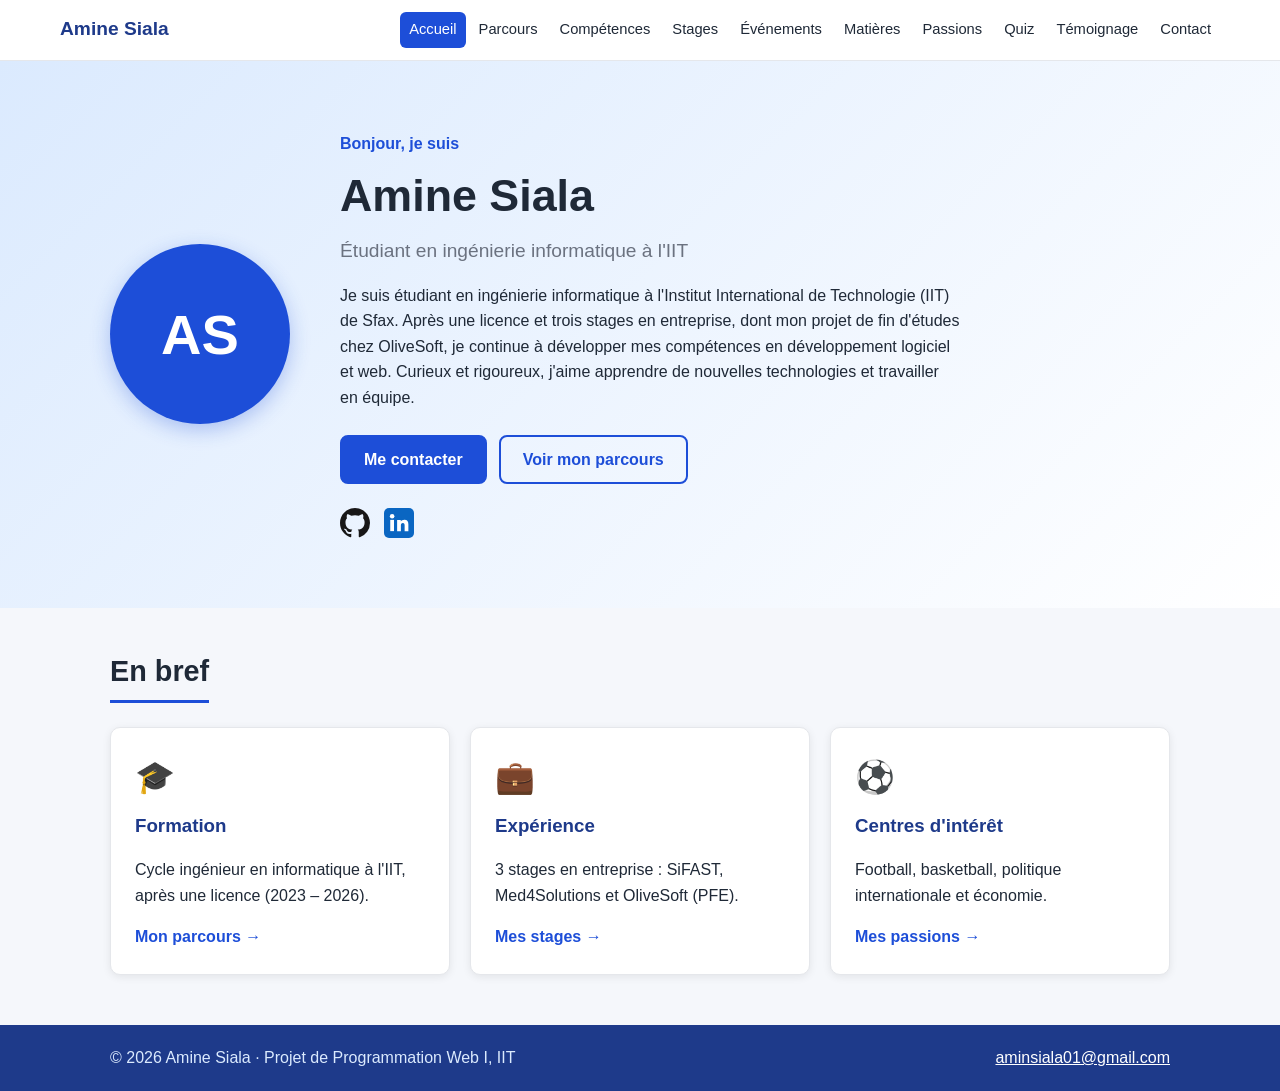
<file: index.html>
<!DOCTYPE html>
<html lang="fr">
<head>
  <meta charset="UTF-8">
  <meta name="viewport" content="width=device-width, initial-scale=1.0">
  <title>Amine Siala | Accueil</title>
  <link rel="stylesheet" href="css/style.css">
</head>
<body>

  <!-- ===== En-tête : identique sur toutes les pages ===== -->
  <header class="site-header">
    <div class="header-inner">
      <a href="index.html" class="logo">Amine Siala</a>
      <nav class="main-nav">
        <ul>
          <li><a href="index.html" class="active">Accueil</a></li>
          <li><a href="parcours.html">Parcours</a></li>
          <li><a href="competences.html">Compétences</a></li>
          <li><a href="stages.html">Stages</a></li>
          <li><a href="evenements.html">Événements</a></li>
          <li><a href="matieres.html">Matières</a></li>
          <li><a href="passions.html">Passions</a></li>
          <li><a href="quiz.html">Quiz</a></li>
          <li><a href="temoignage.html">Témoignage</a></li>
          <li><a href="contact.html">Contact</a></li>
        </ul>
      </nav>
      <button type="button" class="menu-toggle">☰</button>
    </div>
  </header>

  <main>
    <!-- ===== Présentation ===== -->
    <section class="hero">
      <div class="container hero-inner">
        <!-- Quand tu auras une photo : remplace cette div par
             <img class="avatar" src="images/photo.jpg" alt="Photo d'Amine Siala"> -->
        <div class="avatar">AS</div>

        <div class="hero-text">
          <p class="hero-hello">Bonjour, je suis</p>
          <h1>Amine Siala</h1>
          <p class="hero-role">Étudiant en ingénierie informatique à l'IIT</p>
          <p class="hero-bio">
            Je suis étudiant en ingénierie informatique à l'Institut International de Technologie (IIT) de Sfax.
            Après une licence et trois stages en entreprise, dont mon projet de fin d'études chez OliveSoft,
            je continue à développer mes compétences en développement logiciel et web.
            Curieux et rigoureux, j'aime apprendre de nouvelles technologies et travailler en équipe.
          </p>

          <div class="hero-buttons">
            <a href="contact.html" class="btn btn-primary">Me contacter</a>
            <a href="parcours.html" class="btn btn-secondary">Voir mon parcours</a>
          </div>

          <div class="social-links">
            <a href="https://github.com/amineSiala" target="_blank">
              <img src="images/github.svg" alt="GitHub">
            </a>
            <a href="https://www.linkedin.com/in/amine-siala/" target="_blank">
              <img src="images/linkedin.svg" alt="LinkedIn">
            </a>
          </div>
        </div>
      </div>
    </section>

    <!-- ===== En bref ===== -->
    <section class="container section">
      <h2 class="section-title">En bref</h2>

      <div class="cards">
        <article class="card">
          <span class="card-icon">🎓</span>
          <h3>Formation</h3>
          <p>Cycle ingénieur en informatique à l'IIT, après une licence (2023 – 2026).</p>
          <a href="parcours.html" class="card-link">Mon parcours →</a>
        </article>

        <article class="card">
          <span class="card-icon">💼</span>
          <h3>Expérience</h3>
          <p>3 stages en entreprise : SiFAST, Med4Solutions et OliveSoft (PFE).</p>
          <a href="stages.html" class="card-link">Mes stages →</a>
        </article>

        <article class="card">
          <span class="card-icon">⚽</span>
          <h3>Centres d'intérêt</h3>
          <p>Football, basketball, politique internationale et économie.</p>
          <a href="passions.html" class="card-link">Mes passions →</a>
        </article>
      </div>
    </section>
  </main>

  <!-- ===== Pied de page : identique sur toutes les pages ===== -->
  <footer class="site-footer">
    <div class="container footer-inner">
      <p>© 2026 Amine Siala · Projet de Programmation Web I, IIT</p>
      <p><a href="mailto:aminsiala01@gmail.com">aminsiala01@gmail.com</a></p>
    </div>
  </footer>

  <script src="js/main.js"></script>
</body>
</html>
</file>
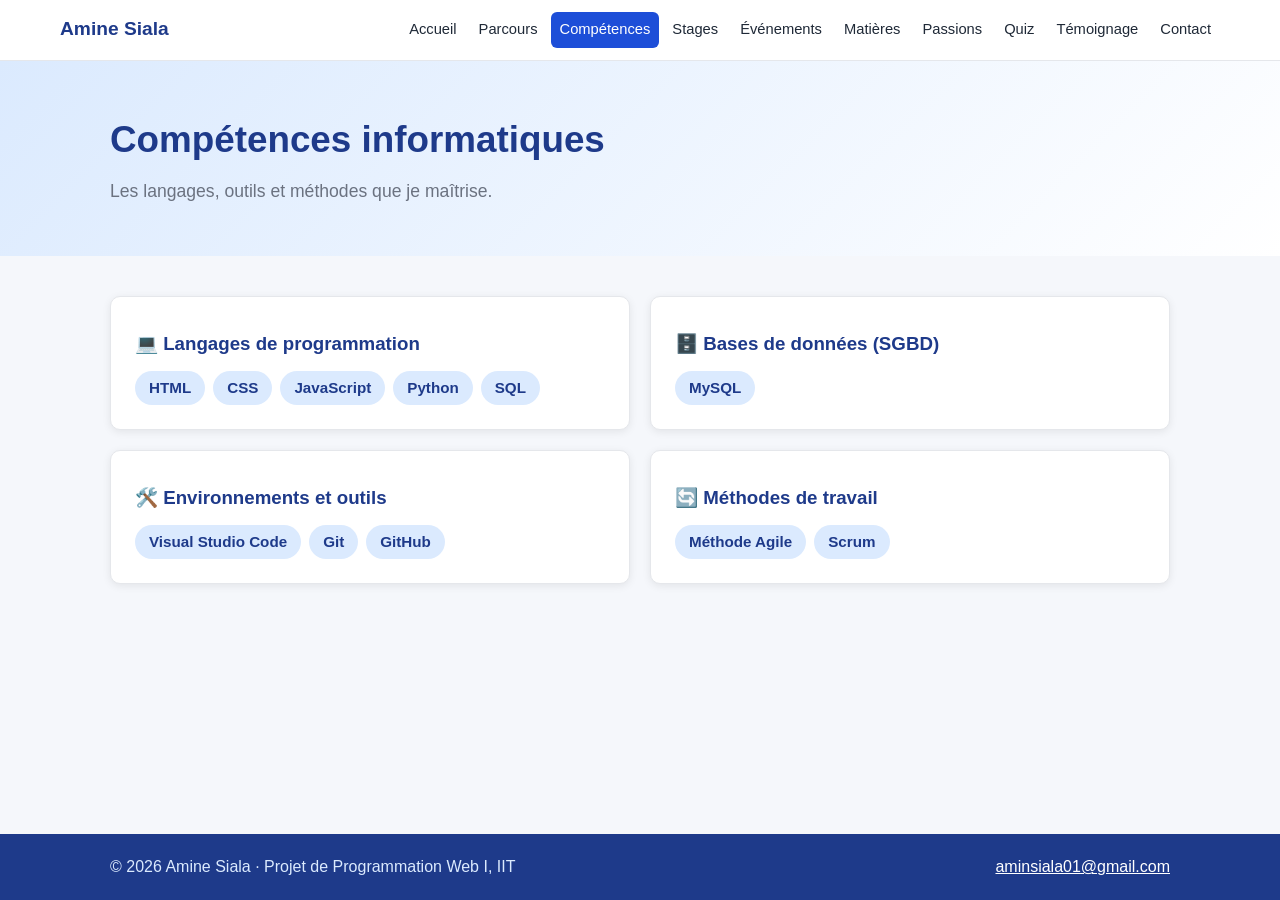
<file: competences.html>
<!DOCTYPE html>
<html lang="fr">
<head>
  <meta charset="UTF-8">
  <meta name="viewport" content="width=device-width, initial-scale=1.0">
  <title>Amine Siala | Compétences</title>
  <link rel="stylesheet" href="css/style.css">
</head>
<body>

  <header class="site-header">
    <div class="header-inner">
      <a href="index.html" class="logo">Amine Siala</a>
      <nav class="main-nav">
        <ul>
          <li><a href="index.html">Accueil</a></li>
          <li><a href="parcours.html">Parcours</a></li>
          <li><a href="competences.html" class="active">Compétences</a></li>
          <li><a href="stages.html">Stages</a></li>
          <li><a href="evenements.html">Événements</a></li>
          <li><a href="matieres.html">Matières</a></li>
          <li><a href="passions.html">Passions</a></li>
          <li><a href="quiz.html">Quiz</a></li>
          <li><a href="temoignage.html">Témoignage</a></li>
          <li><a href="contact.html">Contact</a></li>
        </ul>
      </nav>
      <button type="button" class="menu-toggle">☰</button>
    </div>
  </header>

  <main>
    <section class="page-header">
      <div class="container">
        <h1>Compétences informatiques</h1>
        <p>Les langages, outils et méthodes que je maîtrise.</p>
      </div>
    </section>

    <section class="container section">
      <div class="cards cards-2">
        <article class="card">
          <h3>💻 Langages de programmation</h3>
          <ul class="badges">
            <li>HTML</li>
            <li>CSS</li>
            <li>JavaScript</li>
            <li>Python</li>
            <li>SQL</li>
          </ul>
        </article>

        <article class="card">
          <h3>🗄️ Bases de données (SGBD)</h3>
          <ul class="badges">
            <li>MySQL</li>
          </ul>
        </article>

        <article class="card">
          <h3>🛠️ Environnements et outils</h3>
          <ul class="badges">
            <li>Visual Studio Code</li>
            <li>Git</li>
            <li>GitHub</li>
          </ul>
        </article>

        <article class="card">
          <h3>🔄 Méthodes de travail</h3>
          <ul class="badges">
            <li>Méthode Agile</li>
            <li>Scrum</li>
          </ul>
        </article>
      </div>
    </section>
  </main>

  <footer class="site-footer">
    <div class="container footer-inner">
      <p>© 2026 Amine Siala · Projet de Programmation Web I, IIT</p>
      <p><a href="mailto:aminsiala01@gmail.com">aminsiala01@gmail.com</a></p>
    </div>
  </footer>

  <script src="js/main.js"></script>
</body>
</html>
</file>
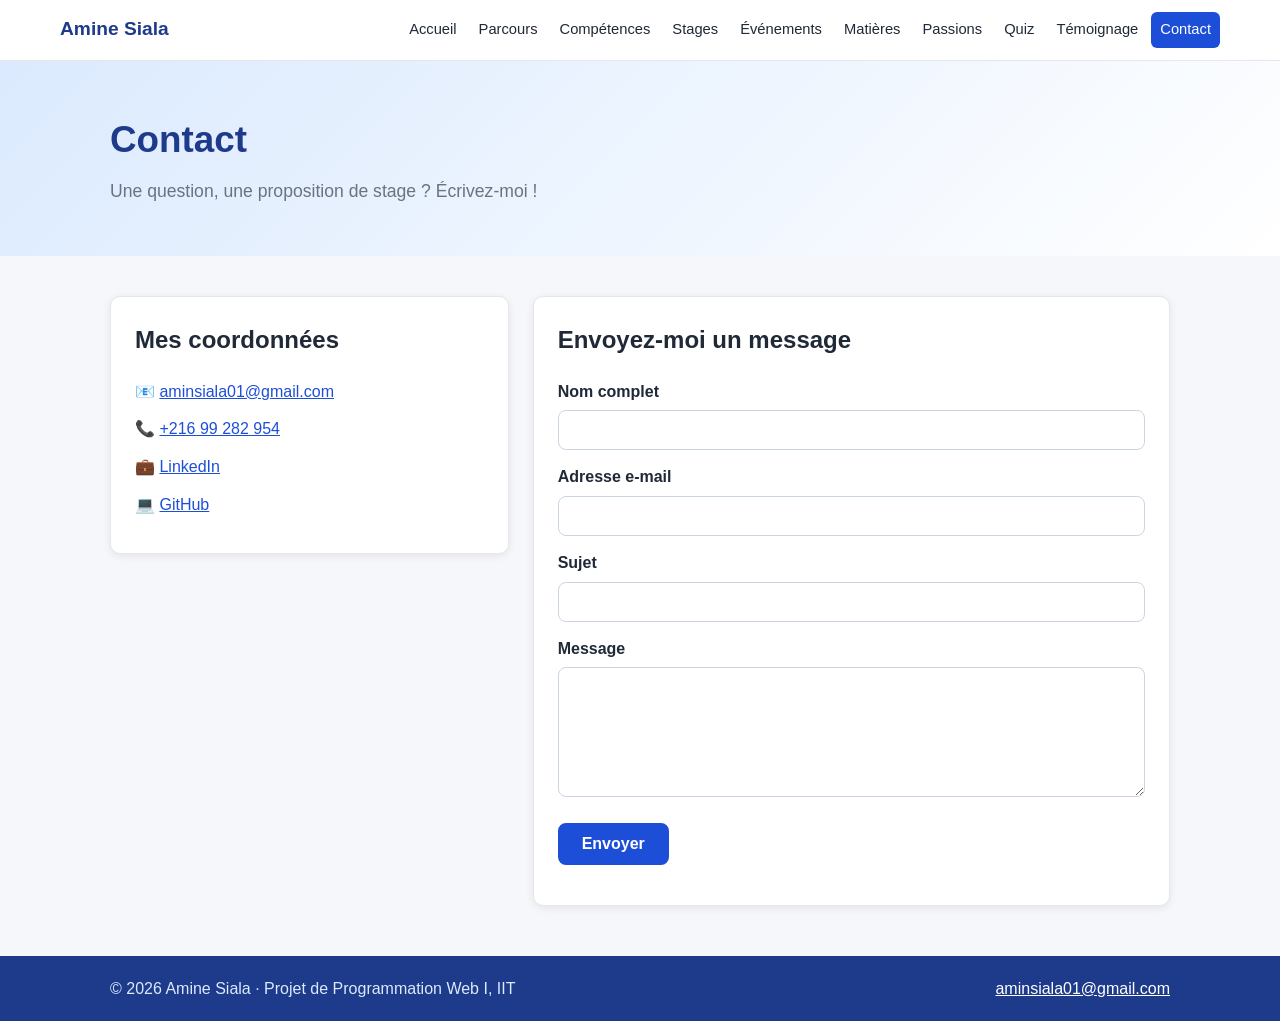
<file: contact.html>
<!DOCTYPE html>
<html lang="fr">
<head>
  <meta charset="UTF-8">
  <meta name="viewport" content="width=device-width, initial-scale=1.0">
  <title>Amine Siala | Contact</title>
  <link rel="stylesheet" href="css/style.css">
</head>
<body>

  <header class="site-header">
    <div class="header-inner">
      <a href="index.html" class="logo">Amine Siala</a>
      <nav class="main-nav">
        <ul>
          <li><a href="index.html">Accueil</a></li>
          <li><a href="parcours.html">Parcours</a></li>
          <li><a href="competences.html">Compétences</a></li>
          <li><a href="stages.html">Stages</a></li>
          <li><a href="evenements.html">Événements</a></li>
          <li><a href="matieres.html">Matières</a></li>
          <li><a href="passions.html">Passions</a></li>
          <li><a href="quiz.html">Quiz</a></li>
          <li><a href="temoignage.html">Témoignage</a></li>
          <li><a href="contact.html" class="active">Contact</a></li>
        </ul>
      </nav>
      <button type="button" class="menu-toggle">☰</button>
    </div>
  </header>

  <main>
    <section class="page-header">
      <div class="container">
        <h1>Contact</h1>
        <p>Une question, une proposition de stage ? Écrivez-moi !</p>
      </div>
    </section>

    <section class="container section contact-layout">
      <!-- ===== Coordonnées ===== -->
      <div class="boite contact-infos">
        <h2>Mes coordonnées</h2>
        <p>📧 <a href="mailto:aminsiala01@gmail.com">aminsiala01@gmail.com</a></p>
        <p>📞 <a href="tel:+21699282954">+216 99 282 954</a></p>
        <p>💼 <a href="https://www.linkedin.com/in/amine-siala/" target="_blank">LinkedIn</a></p>
        <p>💻 <a href="https://github.com/amineSiala" target="_blank">GitHub</a></p>
      </div>

      <!-- ===== Formulaire =====
           action="mailto:..." : le formulaire ouvre la messagerie du visiteur
           novalidate : c'est notre JavaScript (contact.js) qui vérifie les champs -->
      <form id="formulaire-contact" class="boite formulaire"
            action="mailto:aminsiala01@gmail.com" method="post" enctype="text/plain" novalidate>
        <h2>Envoyez-moi un message</h2>

        <label for="nom">Nom complet</label>
        <input type="text" id="nom" name="nom">

        <label for="email">Adresse e-mail</label>
        <input type="email" id="email" name="email">

        <label for="sujet">Sujet</label>
        <input type="text" id="sujet" name="sujet">

        <label for="message">Message</label>
        <textarea id="message" name="message" rows="6"></textarea>

        <button type="submit" class="btn btn-primary">Envoyer</button>

        <!-- message d'erreur ou de succès, rempli par contact.js -->
        <p id="message-formulaire"></p>
      </form>
    </section>
  </main>

  <footer class="site-footer">
    <div class="container footer-inner">
      <p>© 2026 Amine Siala · Projet de Programmation Web I, IIT</p>
      <p><a href="mailto:aminsiala01@gmail.com">aminsiala01@gmail.com</a></p>
    </div>
  </footer>

  <script src="js/main.js"></script>
  <script src="js/contact.js"></script>
</body>
</html>
</file>
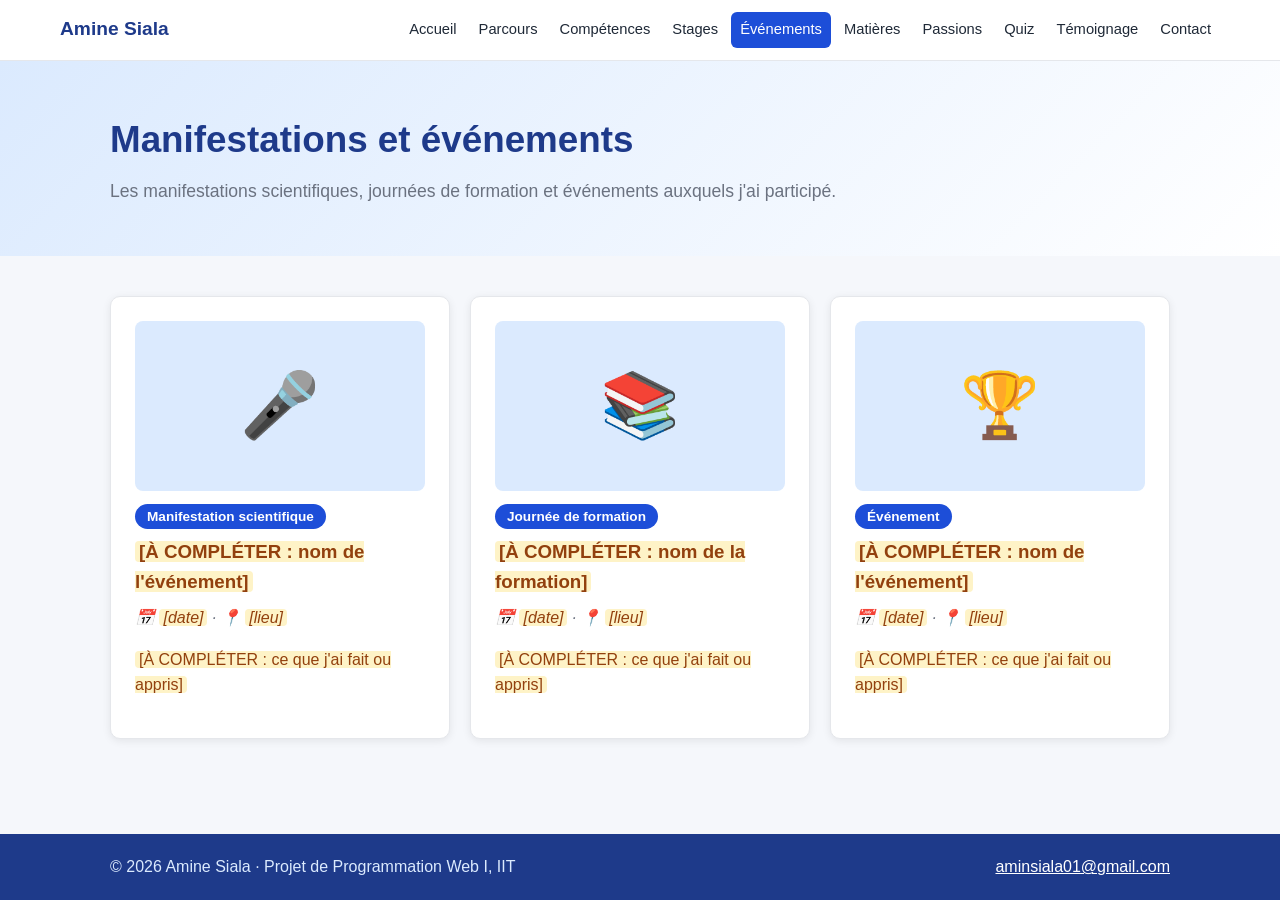
<file: evenements.html>
<!DOCTYPE html>
<html lang="fr">
<head>
  <meta charset="UTF-8">
  <meta name="viewport" content="width=device-width, initial-scale=1.0">
  <title>Amine Siala | Événements</title>
  <link rel="stylesheet" href="css/style.css">
</head>
<body>

  <header class="site-header">
    <div class="header-inner">
      <a href="index.html" class="logo">Amine Siala</a>
      <nav class="main-nav">
        <ul>
          <li><a href="index.html">Accueil</a></li>
          <li><a href="parcours.html">Parcours</a></li>
          <li><a href="competences.html">Compétences</a></li>
          <li><a href="stages.html">Stages</a></li>
          <li><a href="evenements.html" class="active">Événements</a></li>
          <li><a href="matieres.html">Matières</a></li>
          <li><a href="passions.html">Passions</a></li>
          <li><a href="quiz.html">Quiz</a></li>
          <li><a href="temoignage.html">Témoignage</a></li>
          <li><a href="contact.html">Contact</a></li>
        </ul>
      </nav>
      <button type="button" class="menu-toggle">☰</button>
    </div>
  </header>

  <main>
    <section class="page-header">
      <div class="container">
        <h1>Manifestations et événements</h1>
        <p>Les manifestations scientifiques, journées de formation et événements auxquels j'ai participé.</p>
      </div>
    </section>

    <section class="container section">
      <div class="cards">
        <article class="card">
          <!-- Remplacer par : <img class="photo" src="images/evenement1.jpg" alt="..."> -->
          <div class="photo">🎤</div>
          <p class="etiquette">Manifestation scientifique</p>
          <h3><span class="todo">[À COMPLÉTER : nom de l'événement]</span></h3>
          <p class="sous-titre">📅 <span class="todo">[date]</span> · 📍 <span class="todo">[lieu]</span></p>
          <p><span class="todo">[À COMPLÉTER : ce que j'ai fait ou appris]</span></p>
        </article>

        <article class="card">
          <!-- Remplacer par : <img class="photo" src="images/evenement2.jpg" alt="..."> -->
          <div class="photo">📚</div>
          <p class="etiquette">Journée de formation</p>
          <h3><span class="todo">[À COMPLÉTER : nom de la formation]</span></h3>
          <p class="sous-titre">📅 <span class="todo">[date]</span> · 📍 <span class="todo">[lieu]</span></p>
          <p><span class="todo">[À COMPLÉTER : ce que j'ai fait ou appris]</span></p>
        </article>

        <article class="card">
          <!-- Remplacer par : <img class="photo" src="images/evenement3.jpg" alt="..."> -->
          <div class="photo">🏆</div>
          <p class="etiquette">Événement</p>
          <h3><span class="todo">[À COMPLÉTER : nom de l'événement]</span></h3>
          <p class="sous-titre">📅 <span class="todo">[date]</span> · 📍 <span class="todo">[lieu]</span></p>
          <p><span class="todo">[À COMPLÉTER : ce que j'ai fait ou appris]</span></p>
        </article>
      </div>
    </section>
  </main>

  <footer class="site-footer">
    <div class="container footer-inner">
      <p>© 2026 Amine Siala · Projet de Programmation Web I, IIT</p>
      <p><a href="mailto:aminsiala01@gmail.com">aminsiala01@gmail.com</a></p>
    </div>
  </footer>

  <script src="js/main.js"></script>
</body>
</html>
</file>
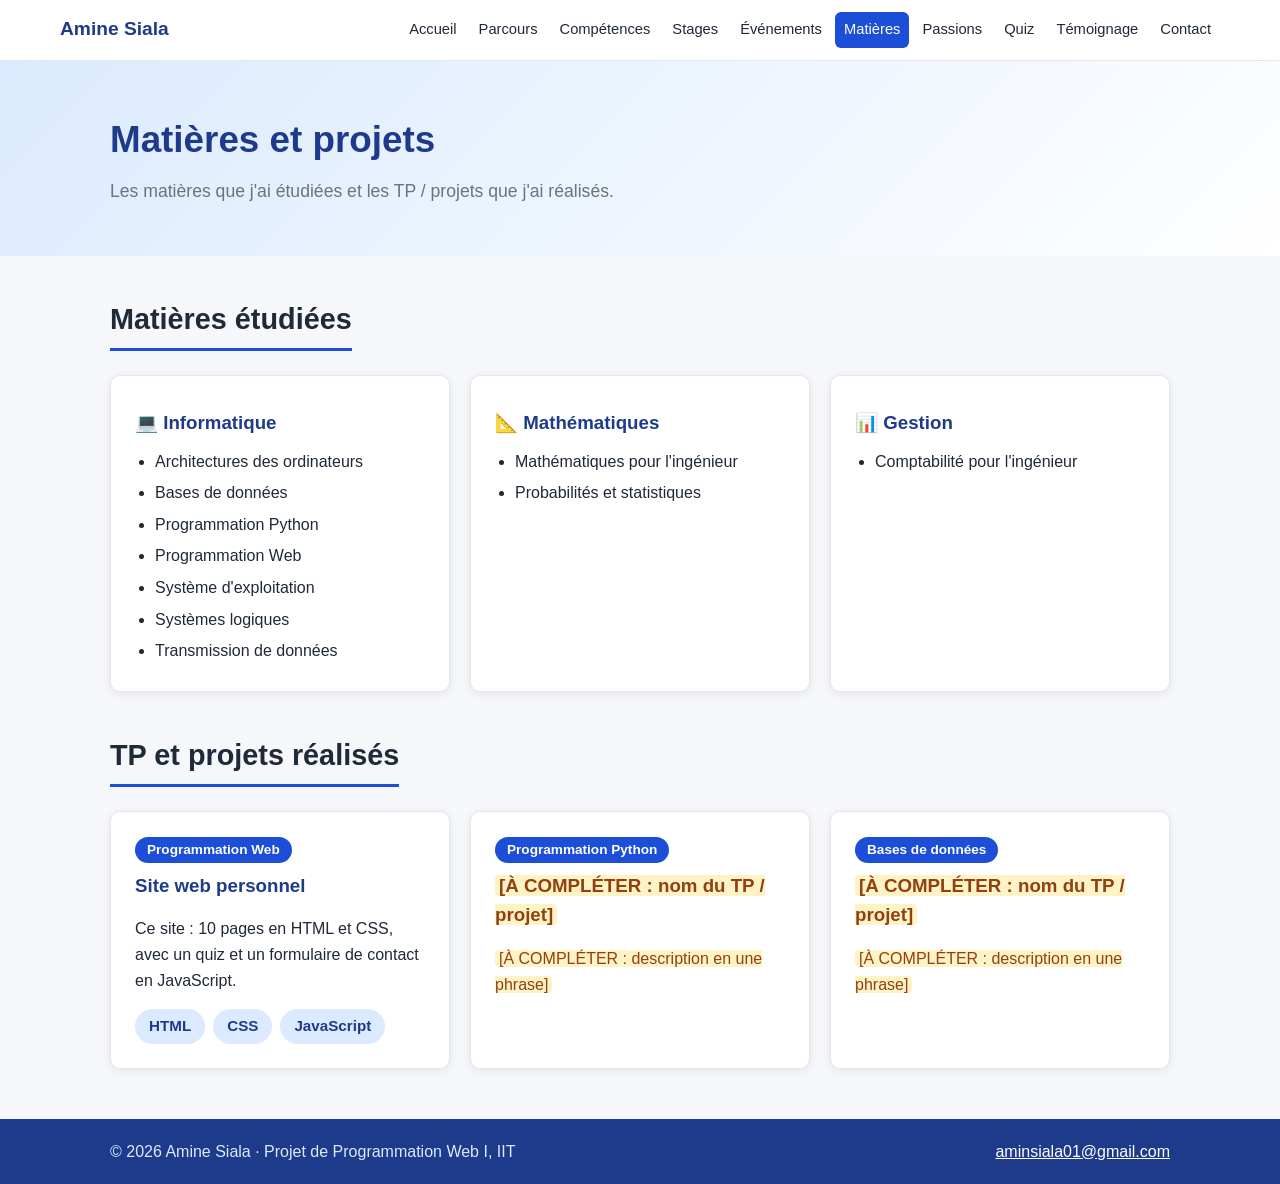
<file: matieres.html>
<!DOCTYPE html>
<html lang="fr">
<head>
  <meta charset="UTF-8">
  <meta name="viewport" content="width=device-width, initial-scale=1.0">
  <title>Amine Siala | Matières et projets</title>
  <link rel="stylesheet" href="css/style.css">
</head>
<body>

  <header class="site-header">
    <div class="header-inner">
      <a href="index.html" class="logo">Amine Siala</a>
      <nav class="main-nav">
        <ul>
          <li><a href="index.html">Accueil</a></li>
          <li><a href="parcours.html">Parcours</a></li>
          <li><a href="competences.html">Compétences</a></li>
          <li><a href="stages.html">Stages</a></li>
          <li><a href="evenements.html">Événements</a></li>
          <li><a href="matieres.html" class="active">Matières</a></li>
          <li><a href="passions.html">Passions</a></li>
          <li><a href="quiz.html">Quiz</a></li>
          <li><a href="temoignage.html">Témoignage</a></li>
          <li><a href="contact.html">Contact</a></li>
        </ul>
      </nav>
      <button type="button" class="menu-toggle">☰</button>
    </div>
  </header>

  <main>
    <section class="page-header">
      <div class="container">
        <h1>Matières et projets</h1>
        <p>Les matières que j'ai étudiées et les TP / projets que j'ai réalisés.</p>
      </div>
    </section>

    <!-- ===== Matières ===== -->
    <section class="container section">
      <h2 class="section-title">Matières étudiées</h2>

      <div class="cards">
        <article class="card">
          <h3>💻 Informatique</h3>
          <ul class="liste">
            <li>Architectures des ordinateurs</li>
            <li>Bases de données</li>
            <li>Programmation Python</li>
            <li>Programmation Web</li>
            <li>Système d'exploitation</li>
            <li>Systèmes logiques</li>
            <li>Transmission de données</li>
          </ul>
        </article>

        <article class="card">
          <h3>📐 Mathématiques</h3>
          <ul class="liste">
            <li>Mathématiques pour l'ingénieur</li>
            <li>Probabilités et statistiques</li>
          </ul>
        </article>

        <article class="card">
          <h3>📊 Gestion</h3>
          <ul class="liste">
            <li>Comptabilité pour l'ingénieur</li>
          </ul>
        </article>
      </div>
    </section>

    <!-- ===== TP et projets ===== -->
    <section class="container section">
      <h2 class="section-title">TP et projets réalisés</h2>

      <div class="cards">
        <article class="card">
          <p class="etiquette">Programmation Web</p>
          <h3>Site web personnel</h3>
          <p>Ce site : 10 pages en HTML et CSS, avec un quiz et un formulaire de contact en JavaScript.</p>
          <ul class="badges">
            <li>HTML</li>
            <li>CSS</li>
            <li>JavaScript</li>
          </ul>
        </article>

        <article class="card">
          <p class="etiquette">Programmation Python</p>
          <h3><span class="todo">[À COMPLÉTER : nom du TP / projet]</span></h3>
          <p><span class="todo">[À COMPLÉTER : description en une phrase]</span></p>
        </article>

        <article class="card">
          <p class="etiquette">Bases de données</p>
          <h3><span class="todo">[À COMPLÉTER : nom du TP / projet]</span></h3>
          <p><span class="todo">[À COMPLÉTER : description en une phrase]</span></p>
        </article>
      </div>
    </section>
  </main>

  <footer class="site-footer">
    <div class="container footer-inner">
      <p>© 2026 Amine Siala · Projet de Programmation Web I, IIT</p>
      <p><a href="mailto:aminsiala01@gmail.com">aminsiala01@gmail.com</a></p>
    </div>
  </footer>

  <script src="js/main.js"></script>
</body>
</html>
</file>
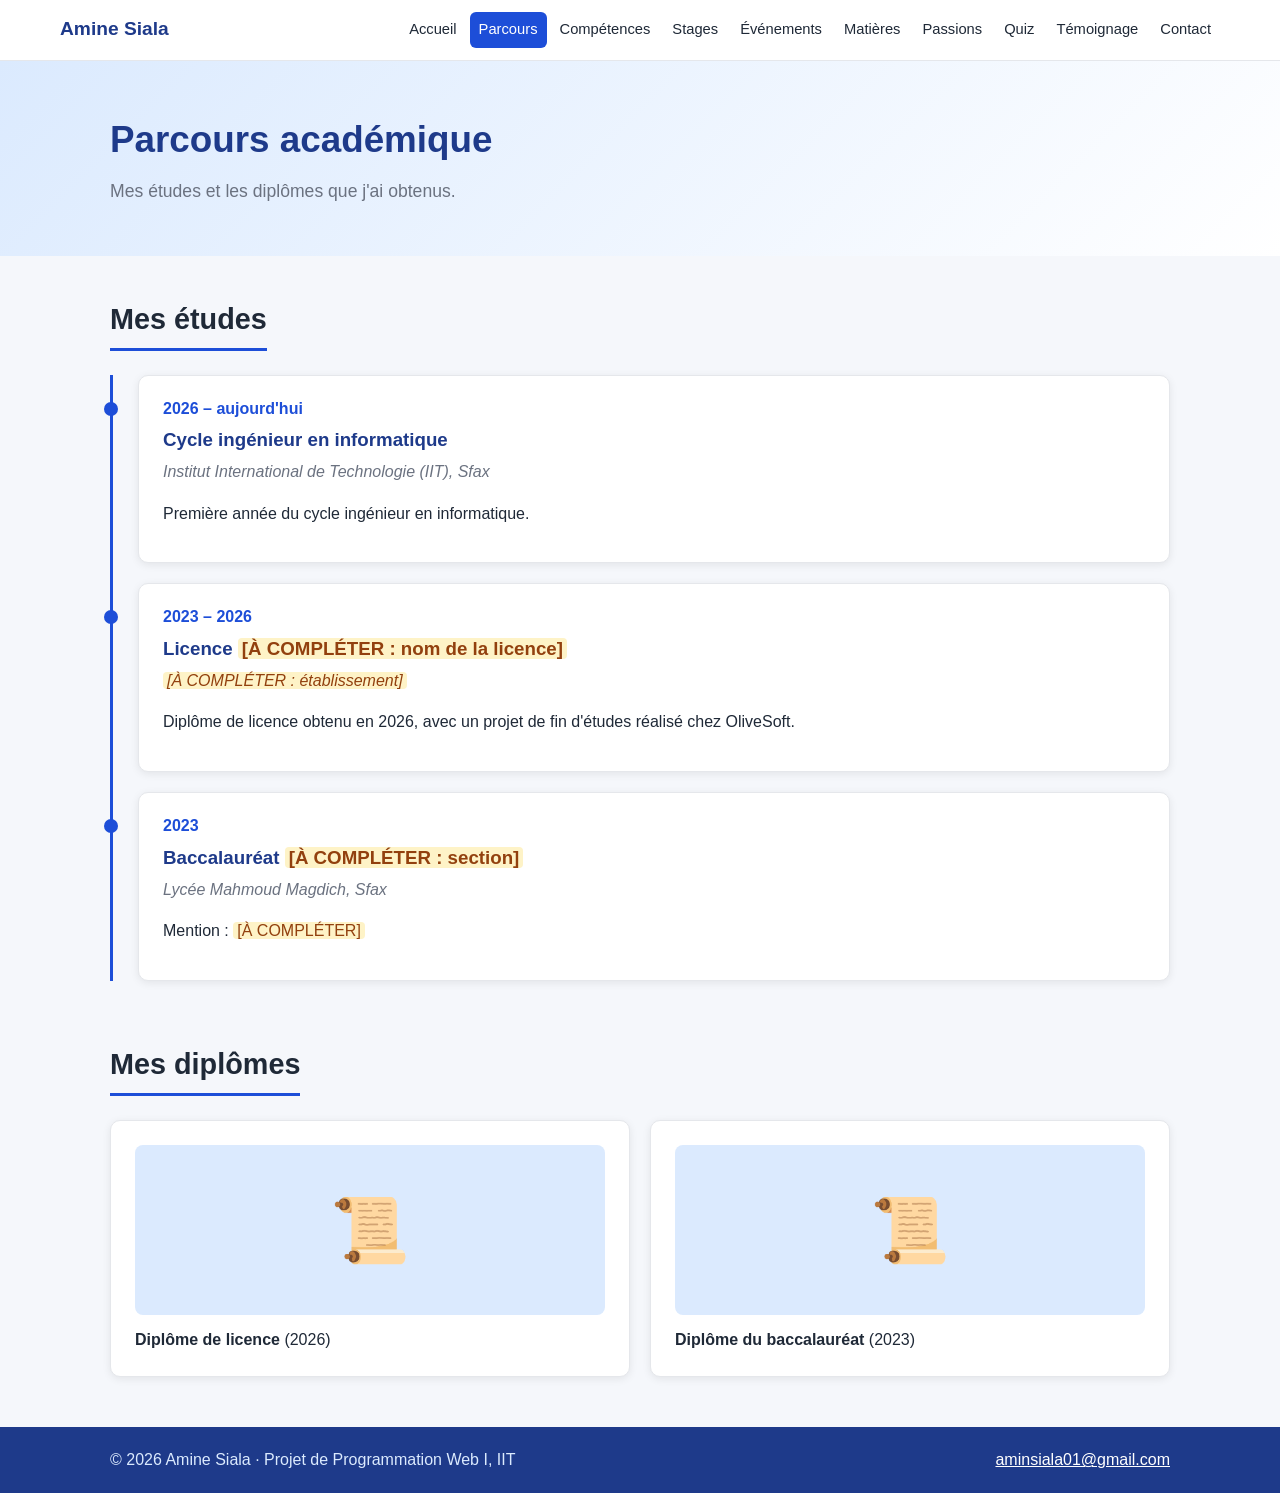
<file: parcours.html>
<!DOCTYPE html>
<html lang="fr">
<head>
  <meta charset="UTF-8">
  <meta name="viewport" content="width=device-width, initial-scale=1.0">
  <title>Amine Siala | Parcours académique</title>
  <link rel="stylesheet" href="css/style.css">
</head>
<body>

  <header class="site-header">
    <div class="header-inner">
      <a href="index.html" class="logo">Amine Siala</a>
      <nav class="main-nav">
        <ul>
          <li><a href="index.html">Accueil</a></li>
          <li><a href="parcours.html" class="active">Parcours</a></li>
          <li><a href="competences.html">Compétences</a></li>
          <li><a href="stages.html">Stages</a></li>
          <li><a href="evenements.html">Événements</a></li>
          <li><a href="matieres.html">Matières</a></li>
          <li><a href="passions.html">Passions</a></li>
          <li><a href="quiz.html">Quiz</a></li>
          <li><a href="temoignage.html">Témoignage</a></li>
          <li><a href="contact.html">Contact</a></li>
        </ul>
      </nav>
      <button type="button" class="menu-toggle">☰</button>
    </div>
  </header>

  <main>
    <section class="page-header">
      <div class="container">
        <h1>Parcours académique</h1>
        <p>Mes études et les diplômes que j'ai obtenus.</p>
      </div>
    </section>

    <!-- ===== Ligne du temps ===== -->
    <section class="container section">
      <h2 class="section-title">Mes études</h2>

      <div class="timeline">
        <article class="timeline-item">
          <p class="timeline-date">2026 – aujourd'hui</p>
          <h3>Cycle ingénieur en informatique</h3>
          <p class="sous-titre">Institut International de Technologie (IIT), Sfax</p>
          <p>Première année du cycle ingénieur en informatique.</p>
        </article>

        <article class="timeline-item">
          <p class="timeline-date">2023 – 2026</p>
          <h3>Licence <span class="todo">[À COMPLÉTER : nom de la licence]</span></h3>
          <p class="sous-titre"><span class="todo">[À COMPLÉTER : établissement]</span></p>
          <p>Diplôme de licence obtenu en 2026, avec un projet de fin d'études réalisé chez OliveSoft.</p>
        </article>

        <article class="timeline-item">
          <p class="timeline-date">2023</p>
          <h3>Baccalauréat <span class="todo">[À COMPLÉTER : section]</span></h3>
          <p class="sous-titre">Lycée Mahmoud Magdich, Sfax</p>
          <p>Mention : <span class="todo">[À COMPLÉTER]</span></p>
        </article>
      </div>
    </section>

    <!-- ===== Images des diplômes ===== -->
    <section class="container section">
      <h2 class="section-title">Mes diplômes</h2>

      <div class="cards">
        <figure class="card">
          <!-- Remplacer par : <img class="photo" src="images/diplome-licence.jpg" alt="Diplôme de licence"> -->
          <div class="photo">📜</div>
          <figcaption><strong>Diplôme de licence</strong> (2026)</figcaption>
        </figure>

        <figure class="card">
          <!-- Remplacer par : <img class="photo" src="images/diplome-bac.jpg" alt="Diplôme du baccalauréat"> -->
          <div class="photo">📜</div>
          <figcaption><strong>Diplôme du baccalauréat</strong> (2023)</figcaption>
        </figure>
      </div>
    </section>
  </main>

  <footer class="site-footer">
    <div class="container footer-inner">
      <p>© 2026 Amine Siala · Projet de Programmation Web I, IIT</p>
      <p><a href="mailto:aminsiala01@gmail.com">aminsiala01@gmail.com</a></p>
    </div>
  </footer>

  <script src="js/main.js"></script>
</body>
</html>
</file>
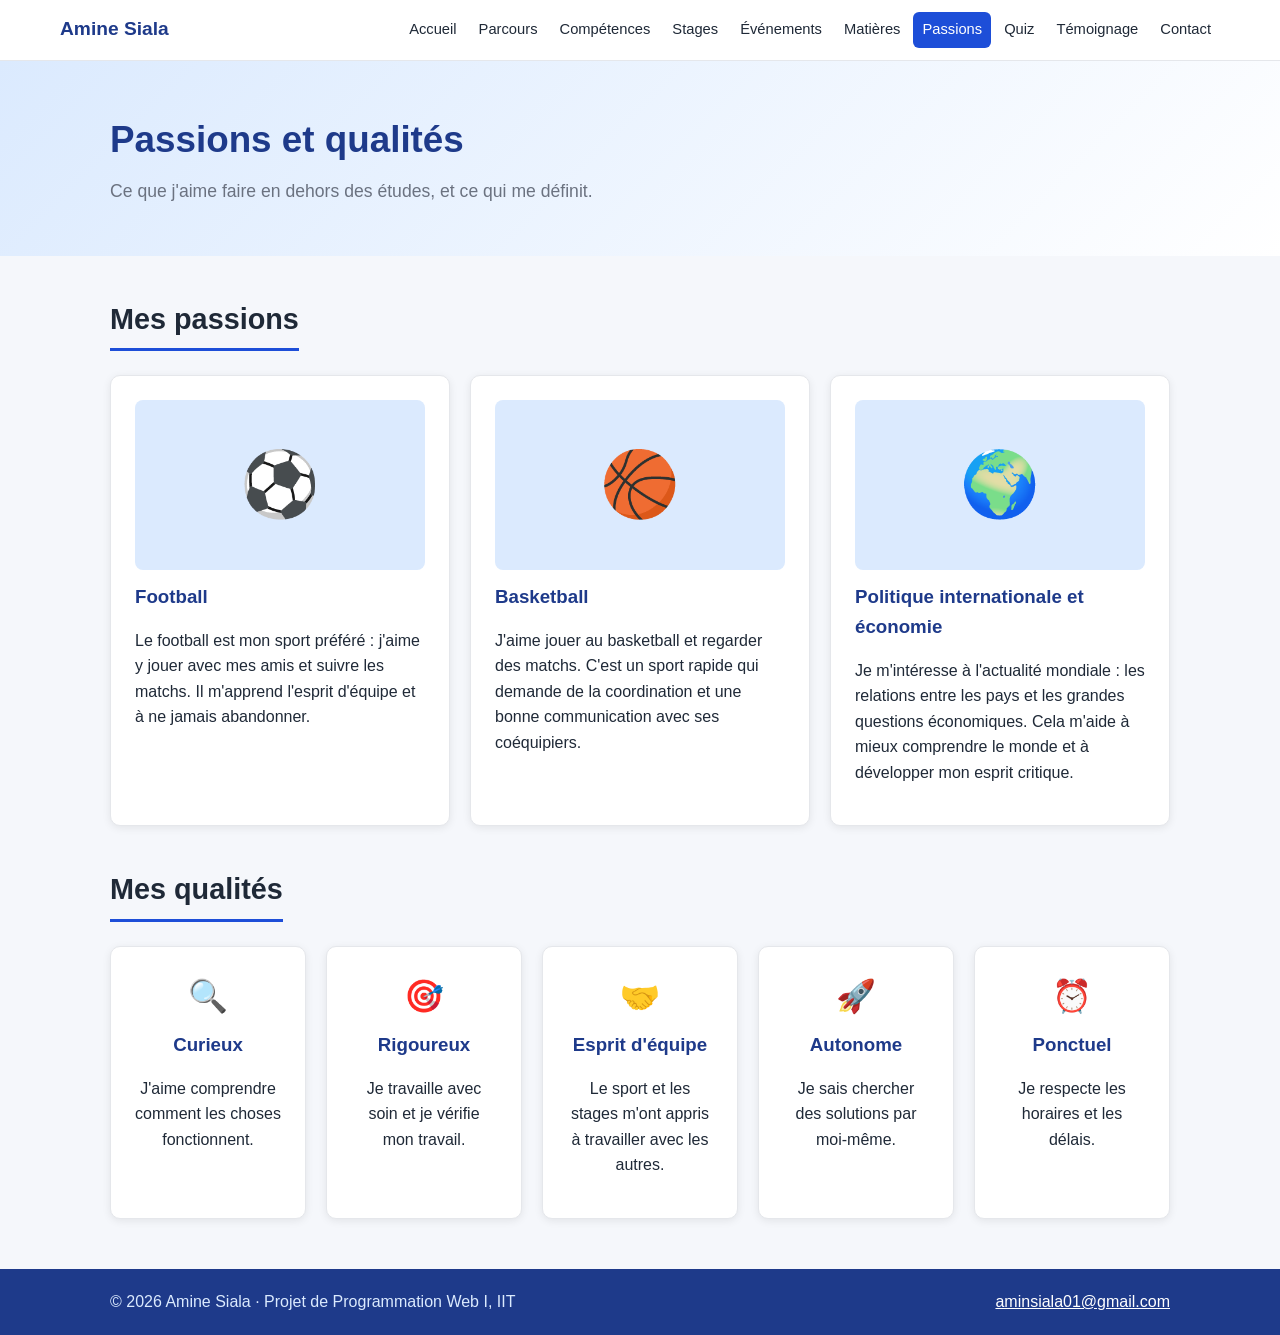
<file: passions.html>
<!DOCTYPE html>
<html lang="fr">
<head>
  <meta charset="UTF-8">
  <meta name="viewport" content="width=device-width, initial-scale=1.0">
  <title>Amine Siala | Passions et qualités</title>
  <link rel="stylesheet" href="css/style.css">
</head>
<body>

  <header class="site-header">
    <div class="header-inner">
      <a href="index.html" class="logo">Amine Siala</a>
      <nav class="main-nav">
        <ul>
          <li><a href="index.html">Accueil</a></li>
          <li><a href="parcours.html">Parcours</a></li>
          <li><a href="competences.html">Compétences</a></li>
          <li><a href="stages.html">Stages</a></li>
          <li><a href="evenements.html">Événements</a></li>
          <li><a href="matieres.html">Matières</a></li>
          <li><a href="passions.html" class="active">Passions</a></li>
          <li><a href="quiz.html">Quiz</a></li>
          <li><a href="temoignage.html">Témoignage</a></li>
          <li><a href="contact.html">Contact</a></li>
        </ul>
      </nav>
      <button type="button" class="menu-toggle">☰</button>
    </div>
  </header>

  <main>
    <section class="page-header">
      <div class="container">
        <h1>Passions et qualités</h1>
        <p>Ce que j'aime faire en dehors des études, et ce qui me définit.</p>
      </div>
    </section>

    <!-- ===== Passions et sports ===== -->
    <section class="container section">
      <h2 class="section-title">Mes passions</h2>

      <div class="cards">
        <article class="card">
          <!-- Remplacer par : <img class="photo" src="images/football.jpg" alt="Football"> -->
          <div class="photo">⚽</div>
          <h3>Football</h3>
          <p>
            Le football est mon sport préféré : j'aime y jouer avec mes amis et suivre les matchs.
            Il m'apprend l'esprit d'équipe et à ne jamais abandonner.
          </p>
        </article>

        <article class="card">
          <!-- Remplacer par : <img class="photo" src="images/basketball.jpg" alt="Basketball"> -->
          <div class="photo">🏀</div>
          <h3>Basketball</h3>
          <p>
            J'aime jouer au basketball et regarder des matchs.
            C'est un sport rapide qui demande de la coordination et une bonne communication avec ses coéquipiers.
          </p>
        </article>

        <article class="card">
          <!-- Remplacer par : <img class="photo" src="images/monde.jpg" alt="Politique et économie"> -->
          <div class="photo">🌍</div>
          <h3>Politique internationale et économie</h3>
          <p>
            Je m'intéresse à l'actualité mondiale : les relations entre les pays et les grandes questions économiques.
            Cela m'aide à mieux comprendre le monde et à développer mon esprit critique.
          </p>
        </article>
      </div>
    </section>

    <!-- ===== Qualités ===== -->
    <section class="container section">
      <h2 class="section-title">Mes qualités</h2>

      <div class="cards small-cards">
        <article class="card">
          <span class="card-icon">🔍</span>
          <h3>Curieux</h3>
          <p>J'aime comprendre comment les choses fonctionnent.</p>
        </article>

        <article class="card">
          <span class="card-icon">🎯</span>
          <h3>Rigoureux</h3>
          <p>Je travaille avec soin et je vérifie mon travail.</p>
        </article>

        <article class="card">
          <span class="card-icon">🤝</span>
          <h3>Esprit d'équipe</h3>
          <p>Le sport et les stages m'ont appris à travailler avec les autres.</p>
        </article>

        <article class="card">
          <span class="card-icon">🚀</span>
          <h3>Autonome</h3>
          <p>Je sais chercher des solutions par moi-même.</p>
        </article>

        <article class="card">
          <span class="card-icon">⏰</span>
          <h3>Ponctuel</h3>
          <p>Je respecte les horaires et les délais.</p>
        </article>
      </div>
    </section>
  </main>

  <footer class="site-footer">
    <div class="container footer-inner">
      <p>© 2026 Amine Siala · Projet de Programmation Web I, IIT</p>
      <p><a href="mailto:aminsiala01@gmail.com">aminsiala01@gmail.com</a></p>
    </div>
  </footer>

  <script src="js/main.js"></script>
</body>
</html>
</file>
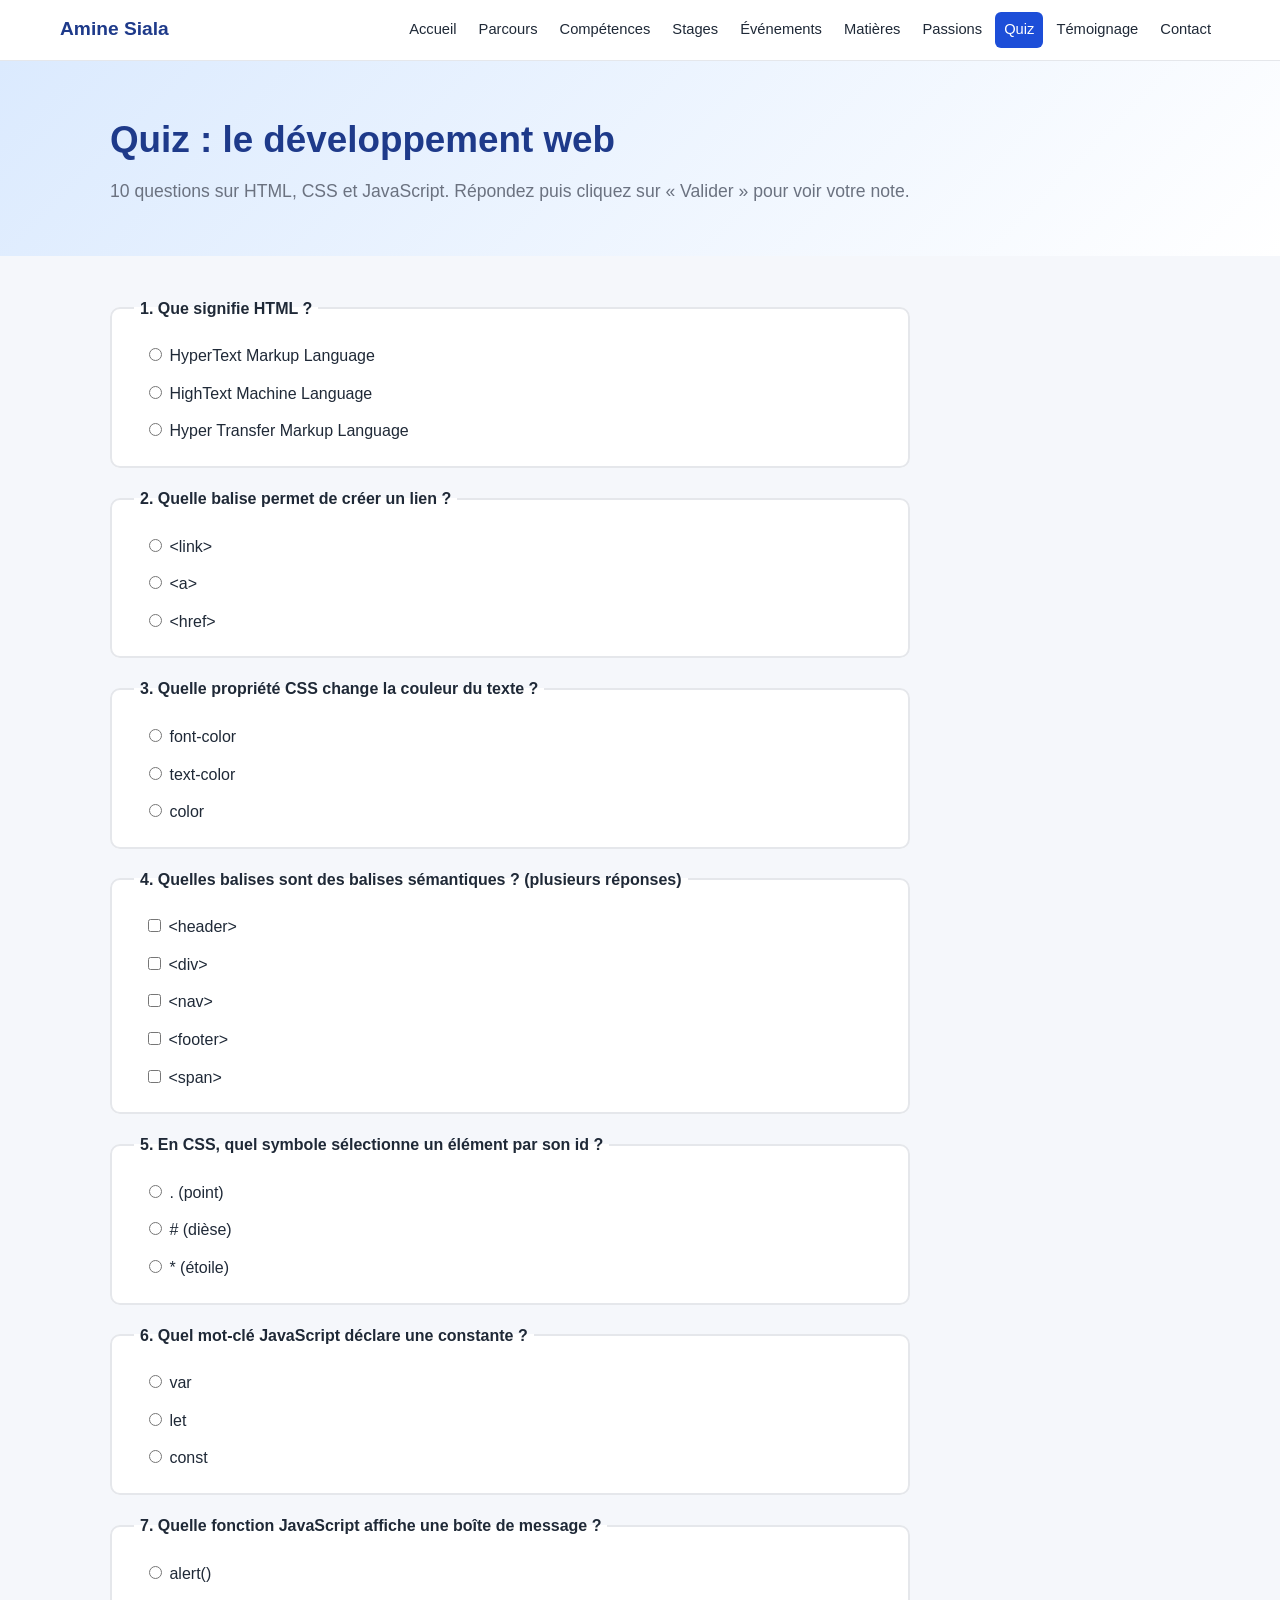
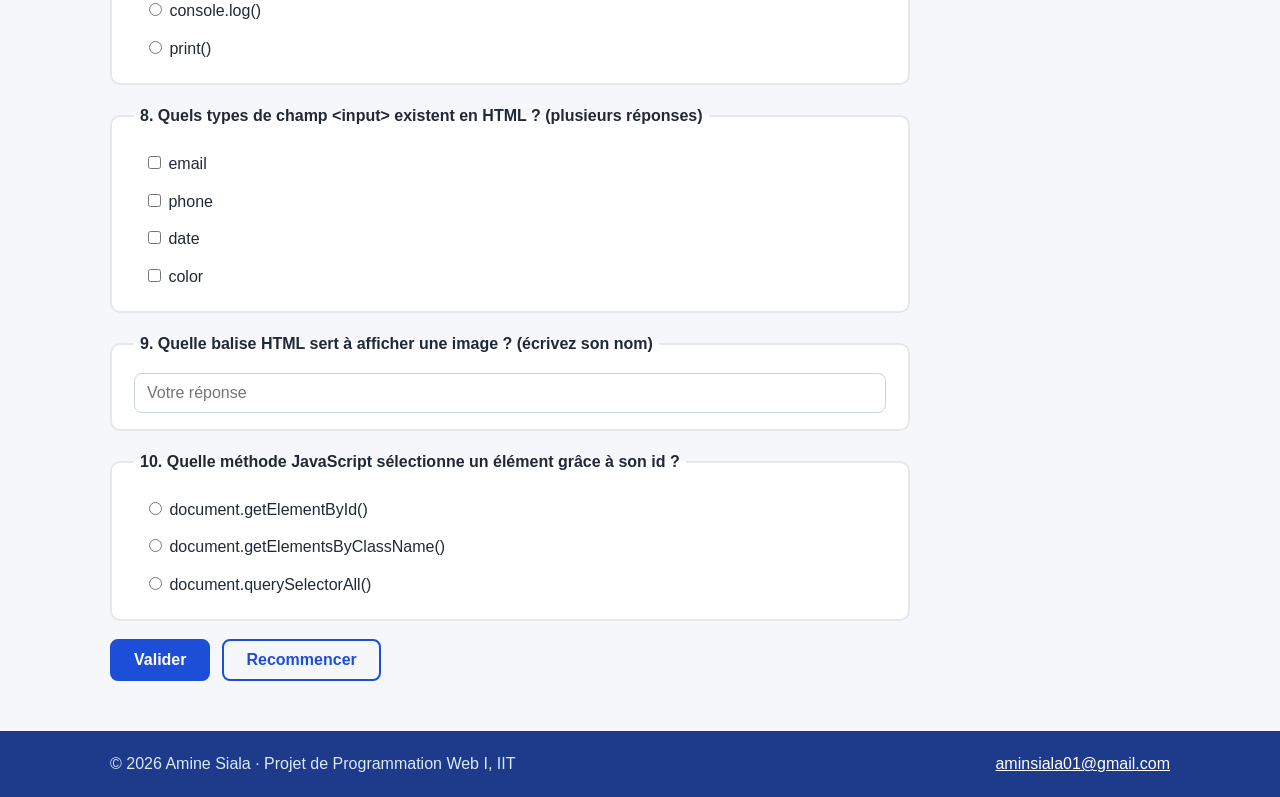
<file: quiz.html>
<!DOCTYPE html>
<html lang="fr">
<head>
  <meta charset="UTF-8">
  <meta name="viewport" content="width=device-width, initial-scale=1.0">
  <title>Amine Siala | Quiz</title>
  <link rel="stylesheet" href="css/style.css">
</head>
<body>

  <header class="site-header">
    <div class="header-inner">
      <a href="index.html" class="logo">Amine Siala</a>
      <nav class="main-nav">
        <ul>
          <li><a href="index.html">Accueil</a></li>
          <li><a href="parcours.html">Parcours</a></li>
          <li><a href="competences.html">Compétences</a></li>
          <li><a href="stages.html">Stages</a></li>
          <li><a href="evenements.html">Événements</a></li>
          <li><a href="matieres.html">Matières</a></li>
          <li><a href="passions.html">Passions</a></li>
          <li><a href="quiz.html" class="active">Quiz</a></li>
          <li><a href="temoignage.html">Témoignage</a></li>
          <li><a href="contact.html">Contact</a></li>
        </ul>
      </nav>
      <button type="button" class="menu-toggle">☰</button>
    </div>
  </header>

  <main>
    <section class="page-header">
      <div class="container">
        <h1>Quiz : le développement web</h1>
        <p>10 questions sur HTML, CSS et JavaScript. Répondez puis cliquez sur « Valider » pour voir votre note.</p>
      </div>
    </section>

    <section class="container section">
      <form id="quiz" class="quiz">

        <fieldset class="question">
          <legend>1. Que signifie HTML ?</legend>
          <label><input type="radio" name="q1" value="a"> HyperText Markup Language</label>
          <label><input type="radio" name="q1" value="b"> HighText Machine Language</label>
          <label><input type="radio" name="q1" value="c"> Hyper Transfer Markup Language</label>
        </fieldset>

        <fieldset class="question">
          <legend>2. Quelle balise permet de créer un lien ?</legend>
          <label><input type="radio" name="q2" value="a"> &lt;link&gt;</label>
          <label><input type="radio" name="q2" value="b"> &lt;a&gt;</label>
          <label><input type="radio" name="q2" value="c"> &lt;href&gt;</label>
        </fieldset>

        <fieldset class="question">
          <legend>3. Quelle propriété CSS change la couleur du texte ?</legend>
          <label><input type="radio" name="q3" value="a"> font-color</label>
          <label><input type="radio" name="q3" value="b"> text-color</label>
          <label><input type="radio" name="q3" value="c"> color</label>
        </fieldset>

        <fieldset class="question">
          <legend>4. Quelles balises sont des balises sémantiques ? (plusieurs réponses)</legend>
          <label><input type="checkbox" name="q4" value="header"> &lt;header&gt;</label>
          <label><input type="checkbox" name="q4" value="div"> &lt;div&gt;</label>
          <label><input type="checkbox" name="q4" value="nav"> &lt;nav&gt;</label>
          <label><input type="checkbox" name="q4" value="footer"> &lt;footer&gt;</label>
          <label><input type="checkbox" name="q4" value="span"> &lt;span&gt;</label>
        </fieldset>

        <fieldset class="question">
          <legend>5. En CSS, quel symbole sélectionne un élément par son id ?</legend>
          <label><input type="radio" name="q5" value="a"> . (point)</label>
          <label><input type="radio" name="q5" value="b"> # (dièse)</label>
          <label><input type="radio" name="q5" value="c"> * (étoile)</label>
        </fieldset>

        <fieldset class="question">
          <legend>6. Quel mot-clé JavaScript déclare une constante ?</legend>
          <label><input type="radio" name="q6" value="a"> var</label>
          <label><input type="radio" name="q6" value="b"> let</label>
          <label><input type="radio" name="q6" value="c"> const</label>
        </fieldset>

        <fieldset class="question">
          <legend>7. Quelle fonction JavaScript affiche une boîte de message ?</legend>
          <label><input type="radio" name="q7" value="a"> alert()</label>
          <label><input type="radio" name="q7" value="b"> console.log()</label>
          <label><input type="radio" name="q7" value="c"> print()</label>
        </fieldset>

        <fieldset class="question">
          <legend>8. Quels types de champ &lt;input&gt; existent en HTML ? (plusieurs réponses)</legend>
          <label><input type="checkbox" name="q8" value="email"> email</label>
          <label><input type="checkbox" name="q8" value="phone"> phone</label>
          <label><input type="checkbox" name="q8" value="date"> date</label>
          <label><input type="checkbox" name="q8" value="color"> color</label>
        </fieldset>

        <fieldset class="question">
          <legend>9. Quelle balise HTML sert à afficher une image ? (écrivez son nom)</legend>
          <input type="text" name="q9" placeholder="Votre réponse">
        </fieldset>

        <fieldset class="question">
          <legend>10. Quelle méthode JavaScript sélectionne un élément grâce à son id ?</legend>
          <label><input type="radio" name="q10" value="a"> document.getElementById()</label>
          <label><input type="radio" name="q10" value="b"> document.getElementsByClassName()</label>
          <label><input type="radio" name="q10" value="c"> document.querySelectorAll()</label>
        </fieldset>

        <div class="boutons">
          <button type="submit" class="btn btn-primary">Valider</button>
          <button type="reset" class="btn btn-secondary">Recommencer</button>
        </div>
      </form>

      <!-- Résultat : caché au début, affiché par quiz.js -->
      <section id="resultat" class="boite resultat" hidden>
        <h2>Votre note</h2>
        <p id="note" class="note"></p>
        <p id="appreciation"></p>
        <h3>Les bonnes réponses</h3>
        <ul id="liste-reponses" class="liste-reponses"></ul>
      </section>
    </section>
  </main>

  <footer class="site-footer">
    <div class="container footer-inner">
      <p>© 2026 Amine Siala · Projet de Programmation Web I, IIT</p>
      <p><a href="mailto:aminsiala01@gmail.com">aminsiala01@gmail.com</a></p>
    </div>
  </footer>

  <script src="js/main.js"></script>
  <script src="js/quiz.js"></script>
</body>
</html>
</file>
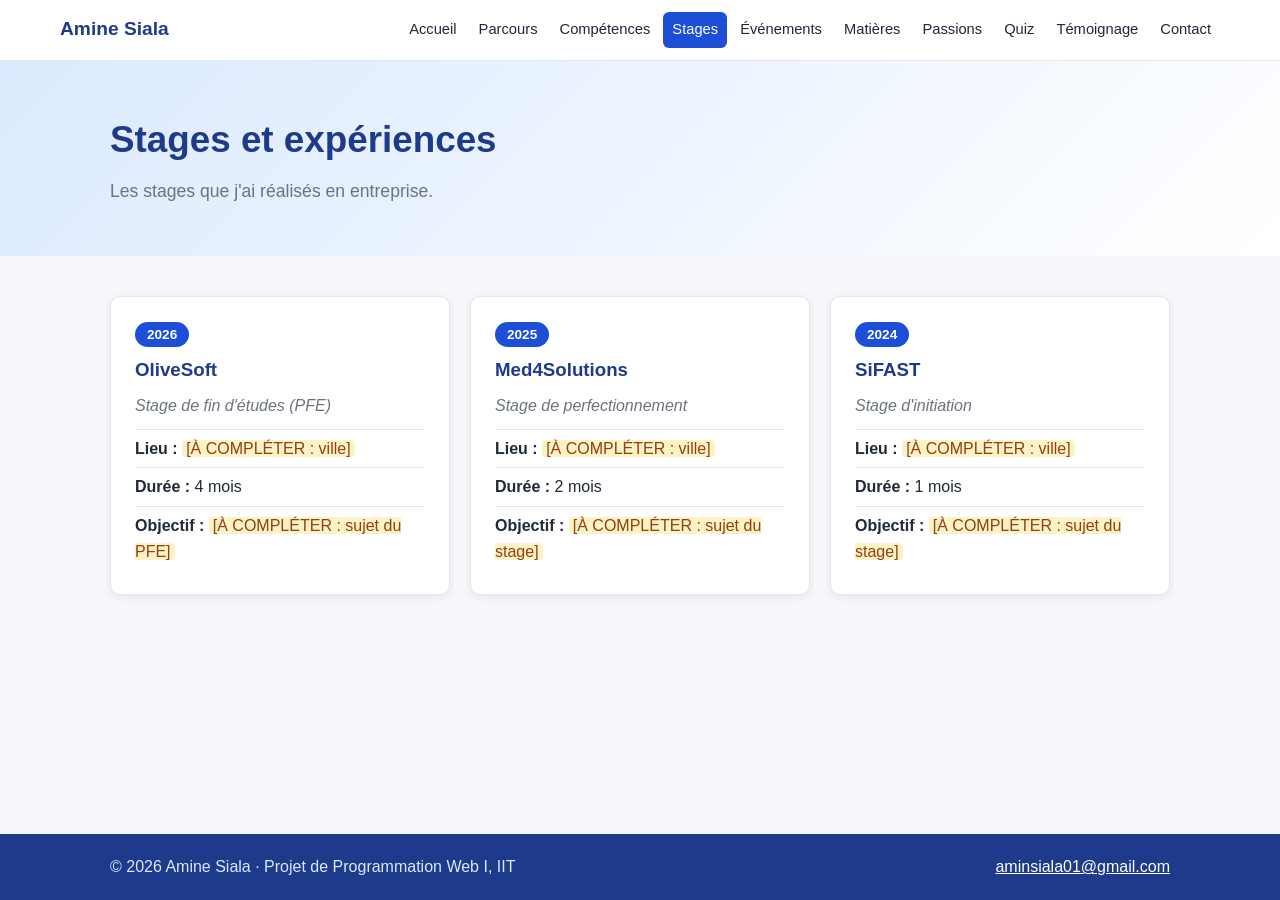
<file: stages.html>
<!DOCTYPE html>
<html lang="fr">
<head>
  <meta charset="UTF-8">
  <meta name="viewport" content="width=device-width, initial-scale=1.0">
  <title>Amine Siala | Stages</title>
  <link rel="stylesheet" href="css/style.css">
</head>
<body>

  <header class="site-header">
    <div class="header-inner">
      <a href="index.html" class="logo">Amine Siala</a>
      <nav class="main-nav">
        <ul>
          <li><a href="index.html">Accueil</a></li>
          <li><a href="parcours.html">Parcours</a></li>
          <li><a href="competences.html">Compétences</a></li>
          <li><a href="stages.html" class="active">Stages</a></li>
          <li><a href="evenements.html">Événements</a></li>
          <li><a href="matieres.html">Matières</a></li>
          <li><a href="passions.html">Passions</a></li>
          <li><a href="quiz.html">Quiz</a></li>
          <li><a href="temoignage.html">Témoignage</a></li>
          <li><a href="contact.html">Contact</a></li>
        </ul>
      </nav>
      <button type="button" class="menu-toggle">☰</button>
    </div>
  </header>

  <main>
    <section class="page-header">
      <div class="container">
        <h1>Stages et expériences</h1>
        <p>Les stages que j'ai réalisés en entreprise.</p>
      </div>
    </section>

    <section class="container section">
      <div class="cards">
        <article class="card">
          <p class="etiquette">2026</p>
          <h3>OliveSoft</h3>
          <p class="sous-titre">Stage de fin d'études (PFE)</p>
          <ul class="details">
            <li><strong>Lieu :</strong> <span class="todo">[À COMPLÉTER : ville]</span></li>
            <li><strong>Durée :</strong> 4 mois</li>
            <li><strong>Objectif :</strong> <span class="todo">[À COMPLÉTER : sujet du PFE]</span></li>
          </ul>
        </article>

        <article class="card">
          <p class="etiquette">2025</p>
          <h3>Med4Solutions</h3>
          <p class="sous-titre">Stage de perfectionnement</p>
          <ul class="details">
            <li><strong>Lieu :</strong> <span class="todo">[À COMPLÉTER : ville]</span></li>
            <li><strong>Durée :</strong> 2 mois</li>
            <li><strong>Objectif :</strong> <span class="todo">[À COMPLÉTER : sujet du stage]</span></li>
          </ul>
        </article>

        <article class="card">
          <p class="etiquette">2024</p>
          <h3>SiFAST</h3>
          <p class="sous-titre">Stage d'initiation</p>
          <ul class="details">
            <li><strong>Lieu :</strong> <span class="todo">[À COMPLÉTER : ville]</span></li>
            <li><strong>Durée :</strong> 1 mois</li>
            <li><strong>Objectif :</strong> <span class="todo">[À COMPLÉTER : sujet du stage]</span></li>
          </ul>
        </article>
      </div>
    </section>
  </main>

  <footer class="site-footer">
    <div class="container footer-inner">
      <p>© 2026 Amine Siala · Projet de Programmation Web I, IIT</p>
      <p><a href="mailto:aminsiala01@gmail.com">aminsiala01@gmail.com</a></p>
    </div>
  </footer>

  <script src="js/main.js"></script>
</body>
</html>
</file>
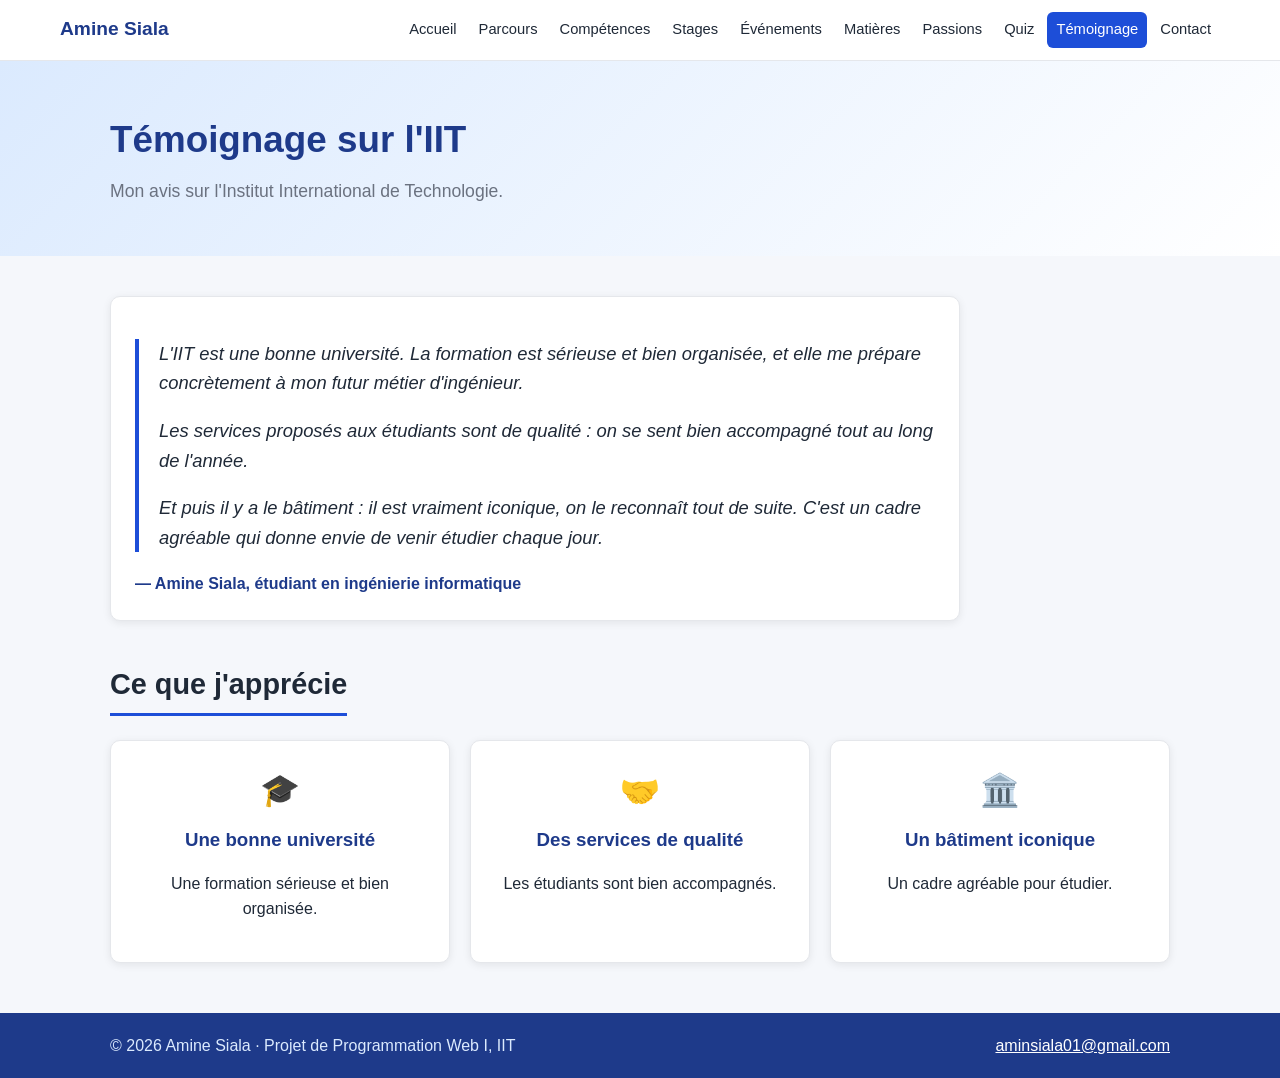
<file: temoignage.html>
<!DOCTYPE html>
<html lang="fr">
<head>
  <meta charset="UTF-8">
  <meta name="viewport" content="width=device-width, initial-scale=1.0">
  <title>Amine Siala | Témoignage sur l'IIT</title>
  <link rel="stylesheet" href="css/style.css">
</head>
<body>

  <header class="site-header">
    <div class="header-inner">
      <a href="index.html" class="logo">Amine Siala</a>
      <nav class="main-nav">
        <ul>
          <li><a href="index.html">Accueil</a></li>
          <li><a href="parcours.html">Parcours</a></li>
          <li><a href="competences.html">Compétences</a></li>
          <li><a href="stages.html">Stages</a></li>
          <li><a href="evenements.html">Événements</a></li>
          <li><a href="matieres.html">Matières</a></li>
          <li><a href="passions.html">Passions</a></li>
          <li><a href="quiz.html">Quiz</a></li>
          <li><a href="temoignage.html" class="active">Témoignage</a></li>
          <li><a href="contact.html">Contact</a></li>
        </ul>
      </nav>
      <button type="button" class="menu-toggle">☰</button>
    </div>
  </header>

  <main>
    <section class="page-header">
      <div class="container">
        <h1>Témoignage sur l'IIT</h1>
        <p>Mon avis sur l'Institut International de Technologie.</p>
      </div>
    </section>

    <!-- ===== Le témoignage ===== -->
    <section class="container section">
      <figure class="boite temoignage">
        <blockquote>
          <p>
            L'IIT est une bonne université. La formation est sérieuse et bien organisée,
            et elle me prépare concrètement à mon futur métier d'ingénieur.
          </p>
          <p>
            Les services proposés aux étudiants sont de qualité : on se sent bien accompagné
            tout au long de l'année.
          </p>
          <p>
            Et puis il y a le bâtiment : il est vraiment iconique, on le reconnaît tout de suite.
            C'est un cadre agréable qui donne envie de venir étudier chaque jour.
          </p>
        </blockquote>
        <figcaption>— Amine Siala, étudiant en ingénierie informatique</figcaption>
      </figure>
    </section>

    <!-- ===== Points forts ===== -->
    <section class="container section">
      <h2 class="section-title">Ce que j'apprécie</h2>

      <div class="cards small-cards">
        <article class="card">
          <span class="card-icon">🎓</span>
          <h3>Une bonne université</h3>
          <p>Une formation sérieuse et bien organisée.</p>
        </article>

        <article class="card">
          <span class="card-icon">🤝</span>
          <h3>Des services de qualité</h3>
          <p>Les étudiants sont bien accompagnés.</p>
        </article>

        <article class="card">
          <span class="card-icon">🏛️</span>
          <h3>Un bâtiment iconique</h3>
          <p>Un cadre agréable pour étudier.</p>
        </article>
      </div>
    </section>
  </main>

  <footer class="site-footer">
    <div class="container footer-inner">
      <p>© 2026 Amine Siala · Projet de Programmation Web I, IIT</p>
      <p><a href="mailto:aminsiala01@gmail.com">aminsiala01@gmail.com</a></p>
    </div>
  </footer>

  <script src="js/main.js"></script>
</body>
</html>
</file>
<file: css/style.css>
/* =========================================================
   style.css : feuille de style commune à toutes les pages
   ========================================================= */

/* ---------- 1. Couleurs ---------- */
:root {
  --bleu: #1d4ed8;
  --bleu-fonce: #1e3a8a;
  --bleu-clair: #dbeafe;
  --texte: #1f2937;
  --texte-gris: #6b7280;
  --fond: #f5f7fb;
  --blanc: #ffffff;
  --bordure: #e5e7eb;
  --vert: #15803d;
  --vert-clair: #dcfce7;
  --rouge: #b91c1c;
  --rouge-clair: #fee2e2;
}

/* ---------- 2. Base ---------- */
* {
  box-sizing: border-box;
}

body {
  margin: 0;
  font-family: "Segoe UI", Arial, sans-serif;
  color: var(--texte);
  background: var(--fond);
  line-height: 1.6;
  /* le pied de page reste en bas même si la page est courte */
  min-height: 100vh;
  display: flex;
  flex-direction: column;
}

main {
  flex: 1;
}

img {
  max-width: 100%;
}

figure {
  margin: 0;   /* le navigateur ajoute une marge par défaut */
}

a {
  color: var(--bleu);
}

.container {
  max-width: 1100px;
  margin: 0 auto;
  padding-left: 20px;
  padding-right: 20px;
}

.section {
  padding-top: 40px;
}

.section-title {
  display: inline-block;
  font-size: 1.8rem;
  margin: 0 0 24px;
  padding-bottom: 6px;
  border-bottom: 3px solid var(--bleu);
}

/* Texte à compléter plus tard (en jaune pour le repérer) */
.todo {
  background: #fef3c7;
  color: #92400e;
  padding: 0 4px;
  border-radius: 4px;
}

/* ---------- 3. En-tête et menu ---------- */
.site-header {
  position: sticky;   /* reste en haut quand on fait défiler */
  top: 0;
  z-index: 100;
  background: var(--blanc);
  border-bottom: 1px solid var(--bordure);
}

.header-inner {
  max-width: 1200px;
  margin: 0 auto;
  padding: 12px 20px;
  display: flex;
  align-items: center;
  justify-content: space-between;
  gap: 20px;
}

.logo {
  font-size: 1.2rem;
  font-weight: 700;
  color: var(--bleu-fonce);
  text-decoration: none;
  white-space: nowrap;
}

.main-nav ul {
  list-style: none;
  margin: 0;
  padding: 0;
  display: flex;
  gap: 4px;
}

.main-nav a {
  display: block;
  padding: 6px 9px;
  border-radius: 6px;
  color: var(--texte);
  text-decoration: none;
  font-size: 0.92rem;
  white-space: nowrap;
}

.main-nav a:hover {
  background: var(--bleu-clair);
  color: var(--bleu-fonce);
}

/* la page sur laquelle on se trouve */
.main-nav a.active {
  background: var(--bleu);
  color: var(--blanc);
}

/* Bouton ☰ : caché sur grand écran */
.menu-toggle {
  display: none;
  background: none;
  border: 1px solid var(--bordure);
  border-radius: 6px;
  font-size: 1.4rem;
  line-height: 1;
  padding: 4px 10px;
  cursor: pointer;
}

/* ---------- 4. Boutons ---------- */
.btn {
  display: inline-block;
  padding: 10px 22px;
  border: 2px solid var(--bleu);
  border-radius: 8px;
  font-family: inherit;
  font-size: 1rem;
  font-weight: 600;
  text-decoration: none;
  cursor: pointer;
}

.btn-primary {
  background: var(--bleu);
  color: var(--blanc);
}

.btn-primary:hover {
  background: var(--bleu-fonce);
  border-color: var(--bleu-fonce);
}

.btn-secondary {
  background: transparent;
  color: var(--bleu);
}

.btn-secondary:hover {
  background: var(--bleu-clair);
}

/* ---------- 5. Page d'accueil ---------- */
.hero {
  background: linear-gradient(135deg, var(--bleu-clair), var(--blanc));
  padding: 70px 0;
}

.hero-inner {
  display: flex;
  align-items: center;
  gap: 50px;
}

.avatar {
  flex-shrink: 0;
  width: 180px;
  height: 180px;
  border-radius: 50%;
  object-fit: cover;   /* pour la future photo */
  background: var(--bleu);
  color: var(--blanc);
  font-size: 3.5rem;
  font-weight: 700;
  display: flex;
  align-items: center;
  justify-content: center;
  box-shadow: 0 6px 20px rgba(29, 78, 216, 0.3);
}

.hero-hello {
  margin: 0;
  color: var(--bleu);
  font-weight: 600;
}

.hero h1 {
  margin: 4px 0;
  font-size: 2.8rem;
}

.hero-role {
  margin: 0 0 16px;
  font-size: 1.2rem;
  color: var(--texte-gris);
}

.hero-bio {
  max-width: 620px;
}

.hero-buttons {
  display: flex;
  flex-wrap: wrap;
  gap: 12px;
  margin: 24px 0;
}

.social-links {
  display: flex;
  gap: 14px;
}

.social-links img {
  display: block;
  width: 30px;
  height: 30px;
  transition: transform 0.2s;
}

.social-links a:hover img {
  transform: scale(1.15);
}

/* ---------- 6. Titre des autres pages ---------- */
.page-header {
  background: linear-gradient(135deg, var(--bleu-clair), var(--blanc));
  padding: 50px 0;
}

.page-header h1 {
  margin: 0 0 8px;
  font-size: 2.3rem;
  color: var(--bleu-fonce);
}

.page-header p {
  margin: 0;
  font-size: 1.1rem;
  color: var(--texte-gris);
}

/* ---------- 7. Cartes ---------- */
.cards {
  display: flex;
  flex-wrap: wrap;
  gap: 20px;
}

.card {
  flex: 1 1 280px;
  background: var(--blanc);
  border: 1px solid var(--bordure);
  border-radius: 10px;
  padding: 24px;
  box-shadow: 0 2px 8px rgba(0, 0, 0, 0.08);
  transition: transform 0.2s, box-shadow 0.2s;
}

.card:hover {
  transform: translateY(-4px);
  box-shadow: 0 8px 20px rgba(0, 0, 0, 0.1);
}

.card h3 {
  margin: 8px 0;
  color: var(--bleu-fonce);
}

.card-icon {
  font-size: 2rem;
}

.card-link {
  font-weight: 600;
  text-decoration: none;
}

.card-link:hover {
  text-decoration: underline;
}

/* 2 cartes par ligne (page compétences) */
.cards-2 .card {
  flex-basis: 400px;
}

/* petites cartes centrées (qualités, points forts) */
.small-cards .card {
  flex-basis: 180px;
  text-align: center;
}

/* Boîte blanche sans animation (formulaires, témoignage) */
.boite {
  background: var(--blanc);
  border: 1px solid var(--bordure);
  border-radius: 10px;
  padding: 24px;
  box-shadow: 0 2px 8px rgba(0, 0, 0, 0.08);
}

/* Image (ou emoji en attendant la photo) en haut d'une carte */
.photo {
  width: 100%;
  height: 170px;
  object-fit: cover;
  border-radius: 8px;
  background: var(--bleu-clair);
  font-size: 4rem;
  display: flex;
  align-items: center;
  justify-content: center;
  margin: 0 0 12px;
}

/* Petite étiquette bleue (année, catégorie) */
.etiquette {
  display: inline-block;
  margin: 0;
  padding: 2px 12px;
  border-radius: 20px;
  background: var(--bleu);
  color: var(--blanc);
  font-size: 0.85rem;
  font-weight: 700;
}

.sous-titre {
  margin: 0 0 10px;
  color: var(--texte-gris);
  font-style: italic;
}

/* Liste "Lieu / Durée / Objectif" */
.details {
  list-style: none;
  margin: 0;
  padding: 0;
}

.details li {
  padding: 6px 0;
  border-top: 1px solid var(--bordure);
}

/* Liste simple à puces */
.liste {
  margin: 0;
  padding-left: 20px;
}

.liste li {
  padding: 3px 0;
}

/* Badges (compétences) */
.badges {
  list-style: none;
  margin: 12px 0 0;
  padding: 0;
  display: flex;
  flex-wrap: wrap;
  gap: 8px;
}

.badges li {
  padding: 5px 14px;
  border-radius: 20px;
  background: var(--bleu-clair);
  color: var(--bleu-fonce);
  font-weight: 600;
  font-size: 0.95rem;
}

/* ---------- 8. Parcours : ligne du temps ---------- */
.timeline {
  border-left: 3px solid var(--bleu);
  padding-left: 25px;
}

.timeline-item {
  position: relative;
  background: var(--blanc);
  border: 1px solid var(--bordure);
  border-radius: 10px;
  padding: 20px 24px;
  margin-bottom: 20px;
  box-shadow: 0 2px 8px rgba(0, 0, 0, 0.08);
}

/* le rond bleu sur la ligne */
.timeline-item::before {
  content: "";
  position: absolute;
  left: -35px;
  top: 26px;
  width: 14px;
  height: 14px;
  border-radius: 50%;
  background: var(--bleu);
}

.timeline-item h3 {
  margin: 4px 0;
  color: var(--bleu-fonce);
}

.timeline-date {
  margin: 0;
  color: var(--bleu);
  font-weight: 700;
}

/* ---------- 9. Quiz ---------- */
.quiz {
  max-width: 800px;
}

.question {
  background: var(--blanc);
  border: 2px solid var(--bordure);
  border-radius: 10px;
  padding: 16px 22px;
  margin: 0 0 18px;
}

.question legend {
  font-weight: 700;
  padding: 0 6px;
}

.question label {
  display: block;
  padding: 6px 10px;
  border-radius: 6px;
  cursor: pointer;
}

.question label:hover {
  background: var(--fond);
}

/* couleurs après correction */
.question.juste {
  border-color: var(--vert);
  background: var(--vert-clair);
}

.question.faux {
  border-color: var(--rouge);
  background: var(--rouge-clair);
}

.boutons {
  display: flex;
  flex-wrap: wrap;
  gap: 12px;
}

.resultat {
  max-width: 800px;
  margin-top: 30px;
  border-left: 6px solid var(--bleu);
}

.note {
  margin: 0;
  font-size: 2.5rem;
  font-weight: 700;
  color: var(--bleu-fonce);
}

.liste-reponses {
  list-style: none;
  padding: 0;
}

.liste-reponses li {
  padding: 6px 0;
  border-top: 1px solid var(--bordure);
}

/* ---------- 10. Formulaires (contact + quiz) ---------- */
.formulaire label {
  display: block;
  font-weight: 600;
  margin: 14px 0 6px;
}

.formulaire input,
.formulaire textarea,
.question input[type="text"] {
  width: 100%;
  padding: 10px 12px;
  border: 1px solid #cbd5e1;
  border-radius: 8px;
  font-family: inherit;
  font-size: 1rem;
}

.formulaire input:focus,
.formulaire textarea:focus,
.question input[type="text"]:focus {
  outline: 2px solid var(--bleu);
  border-color: var(--bleu);
}

.formulaire button {
  margin-top: 18px;
}

.alerte {
  margin-top: 16px;
  padding: 12px 16px;
  border-radius: 8px;
}

.alerte-erreur {
  background: var(--rouge-clair);
  color: var(--rouge);
}

.alerte-succes {
  background: var(--vert-clair);
  color: var(--vert);
}

/* Contact : coordonnées à gauche, formulaire à droite */
.contact-layout {
  display: flex;
  flex-wrap: wrap;
  gap: 24px;
  align-items: flex-start;
}

.contact-infos {
  flex: 1 1 280px;
}

.contact-infos p {
  margin: 12px 0;
}

.formulaire {
  flex: 2 1 400px;
}

.formulaire h2,
.contact-infos h2 {
  margin-top: 0;
}

/* ---------- 11. Témoignage ---------- */
.temoignage {
  max-width: 850px;
  margin: 0;
}

.temoignage blockquote {
  margin: 0;
  padding-left: 20px;
  border-left: 4px solid var(--bleu);
  font-size: 1.15rem;
  font-style: italic;
}

.temoignage figcaption {
  margin-top: 16px;
  font-weight: 600;
  color: var(--bleu-fonce);
}

/* ---------- 12. Pied de page ---------- */
.site-footer {
  background: var(--bleu-fonce);
  color: var(--bleu-clair);
  margin-top: 50px;
}

.footer-inner {
  display: flex;
  flex-wrap: wrap;
  justify-content: space-between;
  gap: 10px;
  padding-top: 20px;
  padding-bottom: 20px;
}

.site-footer p {
  margin: 0;
}

.site-footer a {
  color: var(--blanc);
}

/* ---------- 13. Écrans moyens : menu ☰ ---------- */
@media (max-width: 1000px) {
  .menu-toggle {
    display: block;
  }

  /* le menu devient une liste verticale sous l'en-tête */
  .main-nav {
    display: none;
    position: absolute;
    top: 100%;
    left: 0;
    right: 0;
    background: var(--blanc);
    border-bottom: 1px solid var(--bordure);
    box-shadow: 0 2px 8px rgba(0, 0, 0, 0.08);
  }

  .main-nav.open {
    display: block;
  }

  .main-nav ul {
    flex-direction: column;
    padding: 10px 20px;
  }

  .main-nav a {
    padding: 10px 12px;
    font-size: 1rem;
  }
}

/* ---------- 14. Téléphones ---------- */
@media (max-width: 700px) {
  .hero {
    padding: 40px 0;
  }

  .hero-inner {
    flex-direction: column;
    text-align: center;
    gap: 24px;
  }

  .avatar {
    width: 130px;
    height: 130px;
    font-size: 2.6rem;
  }

  .hero h1 {
    font-size: 2.1rem;
  }

  .hero-bio {
    margin-left: auto;
    margin-right: auto;
  }

  .hero-buttons,
  .social-links {
    justify-content: center;
  }

  .page-header {
    padding: 35px 0;
  }

  .page-header h1 {
    font-size: 1.8rem;
  }

  .section-title {
    font-size: 1.5rem;
  }
}
</file>
